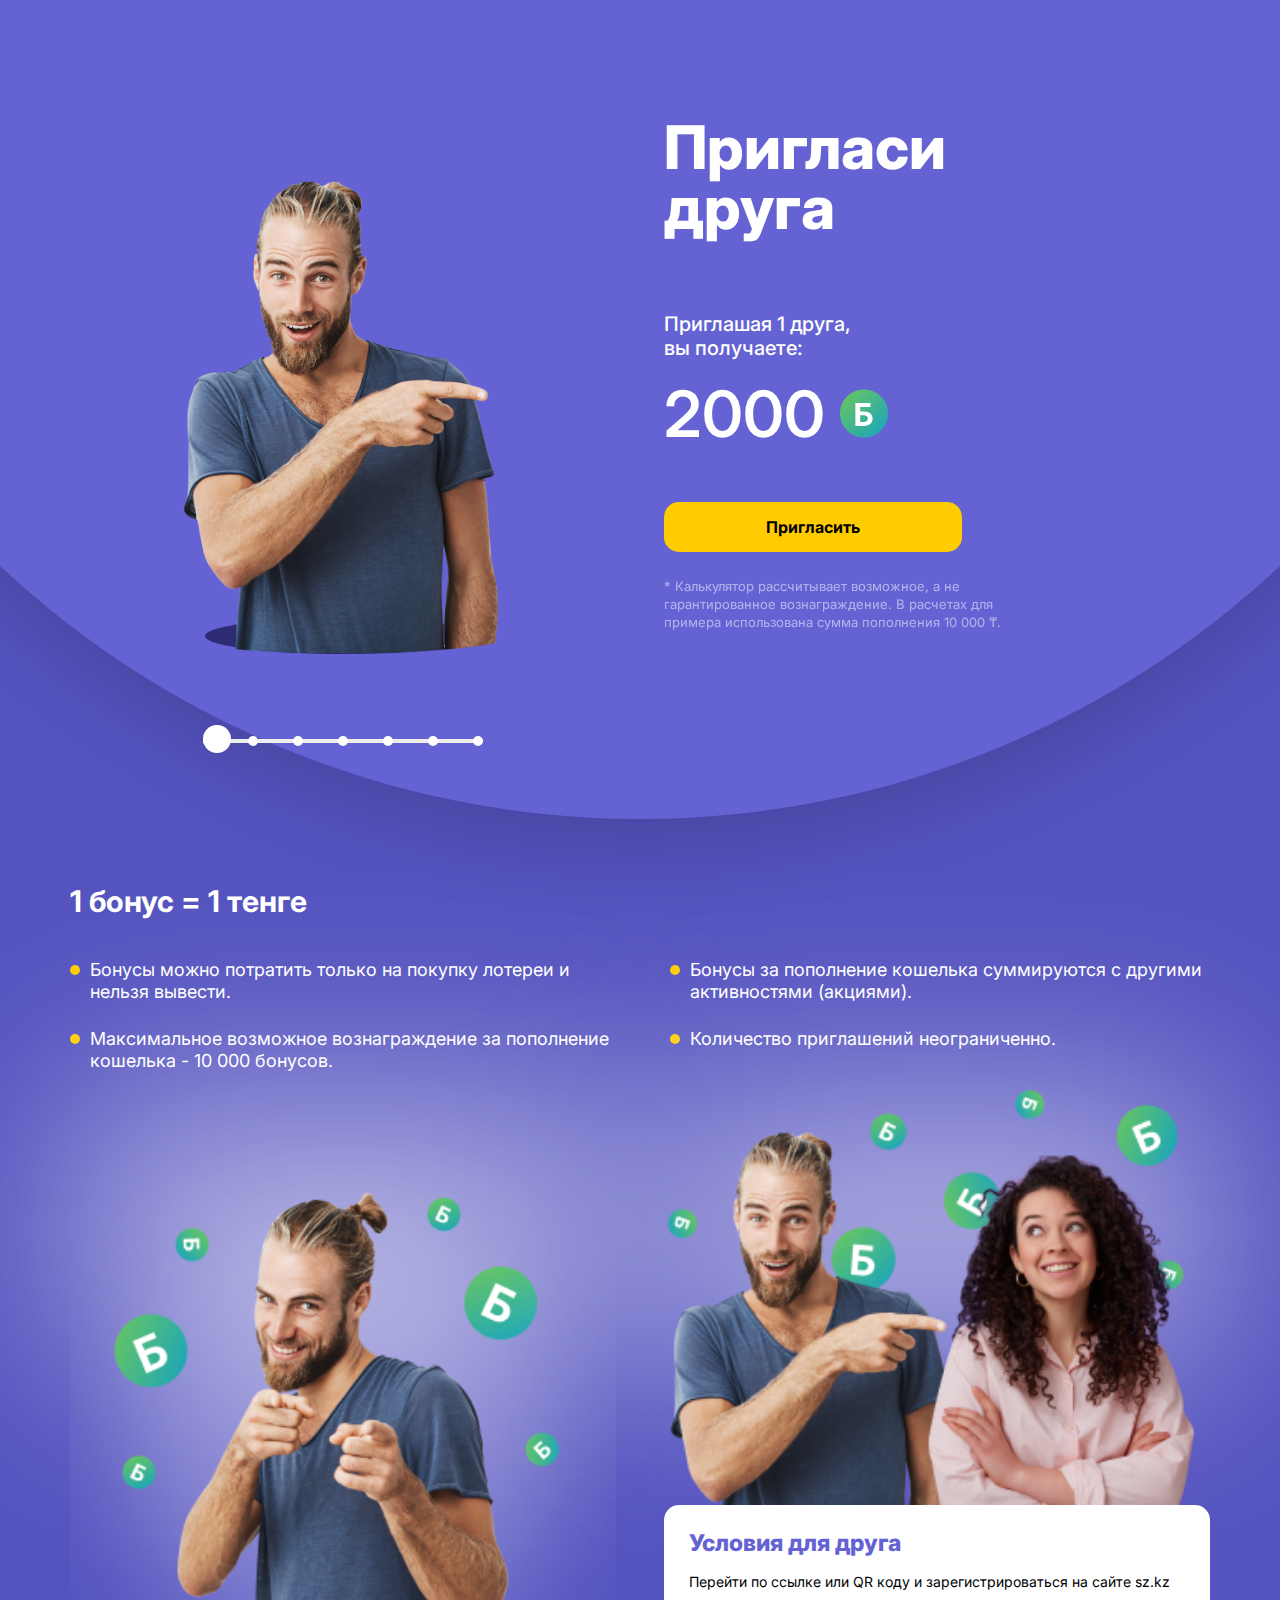
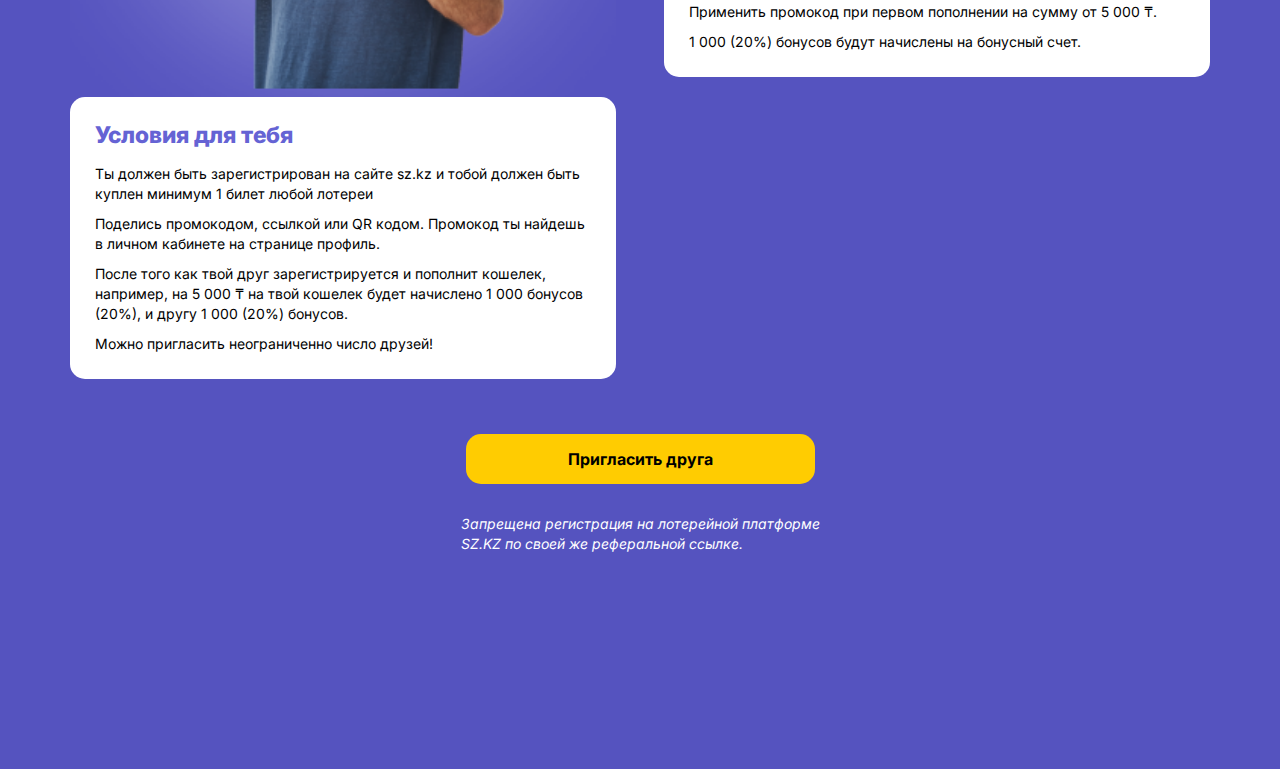
<file: index.html>
<!DOCTYPE html>
<html lang="en">

<head>
    <meta charset="UTF-8">
    <meta http-equiv="X-UA-Compatible" content="IE=edge">
    <meta name="viewport" content="width=device-width, initial-scale=1.0">
    <link rel="stylesheet" href="style/main.css">
    <link rel="stylesheet" href="style/range.css">
    <link rel="stylesheet" href="style/media.css">
    <title>Пригласи друга</title>
</head>

<body>
    <main class="friend">
        <div class="header-content">
            <div class="container">
                <h1>Пригласи друга</h1>
                <div class="dekstop-flex">
                    <div class="header-rangeslider">
                        <div class="header-rangeslider-imgs">
                            <img class="range-img range-img-first" src="img/zzz.png">
                            <img src="img/img-slider2.png" alt="" class="range-img">
                            <img src="img/img-slider7.png" alt="" class="range-img">
                            <img src="img/img-slider3.png" alt="" class="range-img">
                            <img src="img/img-slider4.png" alt="" class="range-img">
                            <img src="img/img-slider5.png" alt="" class="range-img">
                            <img src="img/img-slider6.png" alt="" class="range-img">
                            <img class="range-hole" src="img/rangeHole.svg" alt="">
                            <div class="kostyl-hide-images-idk"></div>
                        </div>
                        <div class="range-slider-interact">
                            <input class="js-range-slider" min="0" max="6" id="slider" name="slider" type="range" value=0>
                            <div class="range-slider-interact--element">
                                <span></span><span></span><span></span><span></span><span></span><span></span><span></span>
                            </div>
                        </div>
                    </div>
                    <div class="header-content-right">
                        <h1>Пригласи<br>
                            друга</h1>
                        <h3>Приглашая <span id="invite-friend-qtty">1 друга</span>,<br>
                            вы получаете:</h3>
          
                        <div class="bonus-calc flex">
                            <span class="bonus-calc--num" id="bonusQuantity">0</span>
                            <img src="img/bonus.svg" alt="">
                        </div>
                        <a href="#" class="btn-invite">
                            Пригласить
                        </a>
                        <div class="header-info">
                            <div class="header-info--muted">
                                * Калькулятор рассчитывает возможное, а не <br>
                                гарантированное вознаграждение. В расчетах для<br>
                                примера использована сумма пополнения 10 000 ₸.
                            </div>
                            <div class="header-info--p">
                                Пригласи друга и подари ему 20% бонусов от первого пополнения кошелька, а также получи 20%
                                бонусов на свой бонусный счет.
                            </div>
                            <div class="header-info--p">
                                Например. <em>
                                    Твой друг зарегистрировался по твоей ссылке и пополнил кошелек на 10 000 ₸. Мы начислим по 2
                                    000 бонусов тебе и твоему другу.
                                </em>
                            </div>
                        </div>
                    </div>
                </div>
                    <div class="dekstop-flex header-info">

                        <div class="header-info--p">
                            Пригласи друга и подари ему 20% бонусов от первого пополнения кошелька, а также получи 20%
                            бонусов на свой бонусный счет.
                        </div>
                        <div class="header-info--p">
                            Например. <em>
                                Твой друг зарегистрировался по твоей ссылке и пополнил кошелек на 10 000 ₸. Мы начислим по 2
                                000 бонусов тебе и твоему другу.
                            </em>
                        </div>
                    </div>
            </div>
        </div>
        <section class="bonus-info">
            <div class="container">
                <div class="bonus-info--content">
                    <h2>1 бонус = 1 тенге</h2>
                    <ul class=" bonus-info--list">
                        <li>Бонусы можно потратить только на покупку лотереи и нельзя вывести.</li>
                        <li>Бонусы за пополнение кошелька суммируются с другими активностями (акциями).</li>
                        <li>Максимальное возможное вознаграждение за пополнение кошелька - 10 000 бонусов.</li>
                        <li>Количество приглашений неограниченно.</li>
                    </ul>
                </div>
                <div class="dekstop-flex">
                                    <div class="bonus-box-wrapper">
                    <img src="img/123.png" alt="">
                    <div class="bonus-box" style="margin-top: -50px">
                        <h3>Условия для тебя</h3>
                        <ul>
                            <li>Ты должен быть зарегистрирован на сайте sz.kz и тобой должен быть куплен минимум 1 билет
                                любой лотереи</li>
                            <li>Поделись промокодом, ссылкой или QR кодом. Промокод ты найдешь в личном кабинете на
                                странице профиль.
                            </li>
                            <li>После того как твой друг зарегистрируется и пополнит кошелек, например, на 5 000 ₸ на
                                твой кошелек будет начислено 1 000 бонусов (20%), и другу 1 000 (20%) бонусов.</li>
                            <li>Можно пригласить неограниченно число друзей!</li>
                        </ul>
                    </div>
                </div>
                <div class="bonus-box-wrapper">
                    <img src="img/1234.png" alt="">
                    <div class="bonus-box">
                        <h3>Условия для друга</h3>
                        <ul>
                            <li>Перейти по ссылке или QR коду и зарегистрироваться на сайте sz.kz</li>
                            <li>Применить промокод при первом пополнении на сумму от 5 000 ₸.
                            </li>
                            <li>1 000 (20%) бонусов будут начислены на бонусный счет.</li>
                        </ul>
                    </div>
                </div>
                </div>
                <a href="#" class="btn-invite">
                    Пригласить друга
                </a>
                <div class="footer-em">
                    Запрещена регистрация на лотерейной платформе<br> SZ.KZ по своей же реферальной ссылке.
                </div>
            </div>
        </section>
    </main>
    <script src="js/test.js"></script>
</body>

</html>
</file>
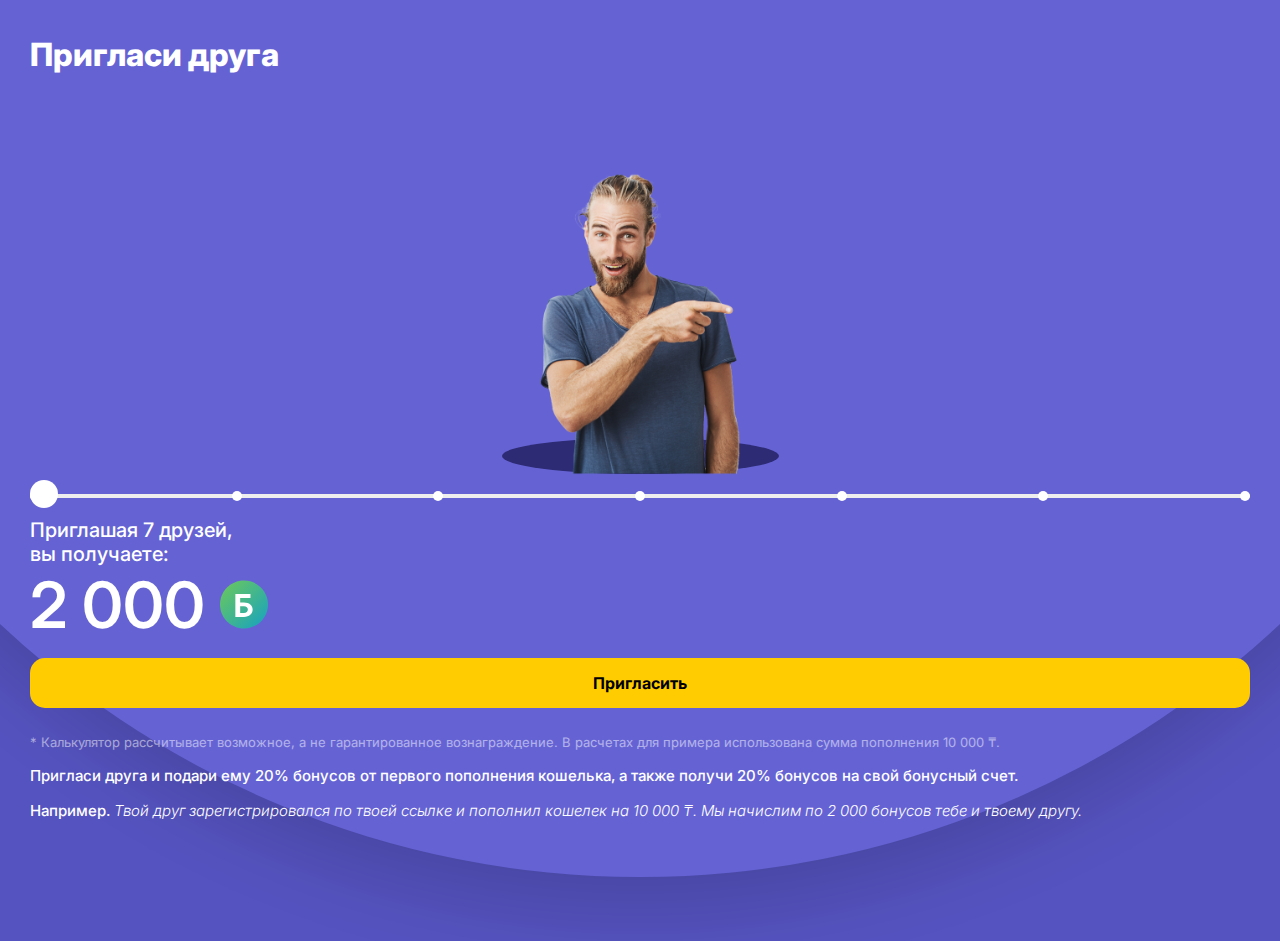
<file: backup.html>
<!DOCTYPE html>
<html lang="en">

<head>
    <meta charset="UTF-8">
    <meta http-equiv="X-UA-Compatible" content="IE=edge">
    <meta name="viewport" content="width=device-width, initial-scale=1.0">
    <link rel="stylesheet" href="style/main.css">
    <link rel="stylesheet" href="style/range.css">
    <title>Пригласи друга</title>
</head>

<body>
    <main class="friend">


        <div class="header-content">
            <div class="container">
                <h1>Пригласи друга</h1>
                <div class="header-rangeslider">
                    <div class="header-rangeslider-imgs">
                        <img class="range-img range-img-first" src="img/z.png">
                        <img src="img/img-slider2.png" alt="" class="range-img">
                        <img src="img/img-slider3.png" alt="" class="range-img">
                        <img src="img/img-slider4.png" alt="" class="range-img">
                        <img src="img/img-slider5.png" alt="" class="range-img">
                        <img src="img/img-slider6.png" alt="" class="range-img">
                        <img src="img/img-slider7.png" alt="" class="range-img">
                        <img class="range-hole" src="img/rangeHole.svg" alt="">

                    </div>
                    <div class="range-slider-interact">
                        <input class="js-range-slider" min="0" max="6" id="slider" name="slider" type="range" value=0>
                        <div class="range-slider-interact--element">
                            <span></span><span></span><span></span><span></span><span></span><span></span><span></span>
                        </div>
                    </div>
                </div>
                <h3>Приглашая 7 друзей,<br>
                    вы получаете:</h3>
                <div class="bonus-calc flex">
                    <span id="bonus-clac--num">2 000</span>
                    <img src="img/bonus.svg" alt="">
                </div>
                <a href="#" class="btn-invite">
                    Пригласить
                </a>
                <div class="header-info">
                    <div class="header-info--muted">
                        * Калькулятор рассчитывает возможное, а не гарантированное вознаграждение. В расчетах для
                        примера использована сумма пополнения 10 000 ₸.
                    </div>
                    <div class="header-info--p">
                        Пригласи друга и подари ему 20% бонусов от первого пополнения кошелька, а также получи 20%
                        бонусов на свой бонусный счет.
                    </div>
                    <div class="header-info--p">
                        Например. <em>
                            Твой друг зарегистрировался по твоей ссылке и пополнил кошелек на 10 000 ₸. Мы начислим по 2
                            000 бонусов тебе и твоему другу.
                        </em>
                    </div>
                </div>
            </div>
        </div>
        <section class="bonus-info"></section>
    </main>
    <script src="js/main.js"></script>
</body>

</html>
</file>
<file: style/main.css>
@import url('https://fonts.googleapis.com/css2?family=Inter:wght@300;400;500;800&display=swap');

* {
    margin: 0;
    padding: 0;
    box-sizing: border-box;
    color: inherit;
    text-decoration: none;
    list-style: none;
}
.flex {
    display: flex;
    align-items: center;
}

.friend {
    overflow: hidden;
    background: #5553BF;
    font-family: 'Inter', sans-serif;
}
.dekstop-flex:nth-child(3) {
    display: none;
}
.container {
    width: 100%;
    margin: 0 auto;
    padding: 0 30px;
    color: #fff;
    
    font-style: normal;
}
.header-content {
    position: relative;
    z-index: 10;
    border-radius: 0px 0px 177px 179px;
    padding-bottom: 56px;
}
.header-content:before {
    content:'';
    position: absolute;
width: 1872px;
height: 1872px;
bottom: 0;
background: #6563D4;
border-radius: 50%;
right: 50%;
transform: translateX(50%);
box-shadow: 0px 32px 72px rgba(0, 0, 0, 0.15);
}
.bonus-info{
    background: #5553BF;
}
.header-content h1 {
    margin-top: 35px;
    font-size: 32px;
    font-weight: 800;
    font-size: 32px;
    line-height: 39px;
}
.header-content .container {
    position: relative;
}

.header-rangeslider-imgs {
    height: 400px;
    display: flex;
    justify-content: center;
    align-items: center;
    position: relative;
}

.range-img {
    transform-origin: bottom;
    bottom: 0;
    position: absolute;
    visibility: hidden;
    transition: 500ms;
    transform: scale(0);
    z-index: 2;
}

.range-img:nth-child(2).active {
    margin-left: 115px;
    z-index: 10;

}
.range-img:nth-child(4) {
    z-index: 9;
}
.range-img:nth-child(1).active {
    margin-right: 115px;
}
.range-img:nth-child(3).active {
    margin-bottom: 90px;
    z-index: 9;
}
.range-img:nth-child(4).active {
    margin-bottom: 91px;
    margin-left: 160px;
    z-index: 9;
}
.range-img:nth-child(5) {
    z-index: 9;
}
.range-img:nth-child(5).active {
    margin-bottom: 115px;
    margin-right: 160px;
    /* z-index: 9; */
}
.range-img:nth-child(6).active {
    margin-bottom: 220px;
    margin-right: 100px;
    z-index: 4;
}
.range-img:nth-child(7).active {
    margin-bottom: 220px;
    margin-left: 100px;
    z-index: 5;
}

.range-img:nth-child(3).active {
    transform: translateX(-100%) scale(1);
}
.active {
    opacity: 1;
    visibility: visible;
}
.range-hole {
    position: absolute;
    bottom: 0;
    z-index: 1;
}
.range-img-first {
    z-index: 11;
    opacity: 1;
    visibility: visible;
    transform-origin:  bottom center;
    transform:  scale(1.3);
    width: 154px;

}
.header-content h3 {
    font-style: normal;
    font-weight: 500;
    font-size: 20px;
    line-height: 24px;
}

.bonus-calc span {
    font-style: normal;
    font-weight: 600;
    font-size: 64px;
    margin-right: 15px;
    line-height: 77px;
} 
.bonus-calc {
    margin-bottom: 15px;
}
#slider {
    margin: 20px 0;
}
.btn-invite {
    padding: 15px 0px;
    background: #FFCC01;
    font-weight: 700;
font-size: 16px;
line-height: 20px;
color: #000000;
display: block;
text-align: center;
border-radius: 15px;
}
.bonus-info .btn-invite {
    margin-top: 50px;
}
.header-info {
    display: flex;
    flex-flow: column;
    row-gap: 15px;
    margin-top: 25px;
}
.header-info--muted {
    font-weight: 400;
font-size: 13px;
line-height: 18px;

color: #FFFFFF;

opacity: 0.5;
}

.header-info--p {
    font-weight: 500;
font-size: 15px;
line-height: 20px;
}
.header-info--p em {
    font-weight: 300;
}
.range-slider-interact {
    position: relative;
}
.range-slider-interact--element {
    position: absolute;
    width: 100%;
    height: 100%;
    display: flex;
    justify-content: space-between;
    align-items: center;
    top: 0;
    pointer-events: none;

}
.range-slider-interact--element span {
    width: 10px;
height: 10px;
border-radius: 50%;
background: white;
display: block;
}
.bonus-info--list {
    margin-top: 24px;
    display: flex;
    row-gap: 15px;
    font-weight: 400;
font-size: 15px;
line-height: 22px;
    flex-flow: column;
    position: relative;
}
.bonus-info--list li {
    padding-left: 20px;
    position: relative;
}
.bonus-info--list li:before {
    position: absolute;
    width: 10px;
    content:'';
    top: 6px;
    left: 0;
height: 10px;
background: #FECC00;
border-radius: 50%;
}
.bonus-info{
    padding-top: 64px;
}
.bonus-box img {
    width: 100%;
}
.bonus-box {
    position: relative;
    margin: 20px -15px;
    border-radius: 15px;
    display: flex;
    flex-flow: column;
    row-gap: 10px;
    padding: 25px;
    background: white;
}
.bonus-box ul {
    display: flex;
    flex-flow: wrap;
    row-gap: 10px;
}
.bonus-box h3 {
    margin-bottom: 5px;
    font-weight: 800;
font-size: 23px;
line-height: 27px;
color: #6563D4;
}
.bonus-box li {
    color:black; 
    font-weight: 400;
    font-size: 14px;
    line-height: 20px;
}

.bonus-box-wrapper img {
    width: 100%;
    transform: translateY(73px);
}
.bonus-box-wrapper {
    margin-top: -59px;
    position: relative;
}
.bonus-box-wrapper:before {
    content:'';
    position: absolute;
width: 100%;
height: 281px;
top: 75px;
background: #FFFFFF;
opacity: 0.5;
filter: blur(100px);
}
.footer-em {
    font-style: italic;
    font-weight: 400;
font-size: 14px;
line-height: 20px;
margin-top: 48px;
    padding-bottom: 50px;
}
.header-content-right h1:nth-child(1) {
    display: none;
    font-weight: 800;
font-size: 60px;
line-height: 60px;
margin-bottom: 75px;
}
.header-info--muted br,
.footer-em br {
    display: none;
}
</file>
<file: style/range.css>
input[type="range"] {
    -webkit-appearance: none;
    background: transparent;
    width: 100%;
    outline: none;
  }
  input[type="range"]:focus,
  input[type="range"]:active,
  input[type="range"]::-moz-focus-inner,
  input[type="range"]::-moz-focus-outer {
    border: 0;
    outline: none;
  }

  /* input[type="range"]::-moz-range-thumb:active {
    background-position: 100% 0px;
    transform: scale(2) rotateZ(var(--thumb-rotate, 10deg));
  } */
  input[type="range"]::-moz-range-track {
    width: 100%;
    height: 20px;
    background: #eee;
    border-radius: 10px;
    box-shadow: 2px 2px 4px rgba(0,0,0,0.4);
    cursor: pointer;
  }
  input[type="range"]::-moz-range-progress {
    height: 20px;
    background: #4685d7;
    border-radius: 10px;
    cursor: pointer;
  }
  input[type="range"]::-webkit-slider-thumb {
    border: none;
    height: 28px;
    width: 28px;
    margin-top: -14px;
    background-color: transparent;
      background: white;
    /* background-image: url("../img/Naruto_newshot.webp"); */
    background-position: 0 0;
    background-size: cover;
    /* transform: scale(1.9) rotateZ(var(--thumb-rotate, 10deg)); */
    cursor: pointer;
    -webkit-appearance: none;
    border-radius: 50%;
  }
  input[type="range"]::-moz-range-thumb {
    border: none;
    height: 28px;
    width: 28px;
    margin-top: -14px;
    background: white;
    background-color: transparent;
    /* background-image: url("https://storage.googleapis.com/pw-stuff/thumbs-sprite.png"); */
    background-position: 0 0;
    background-size: cover;
    /* transform: scale(1.9) rotateZ(var(--thumb-rotate, 10deg)); */
    cursor: pointer;
  }
  /* input[type="range"]::-webkit-slider-thumb:active {
    background-position: 100% 0px;
    transform: scale(2) rotateZ(var(--thumb-rotate, 10deg));
  } */
  input[type="range"]::-webkit-slider-runnable-track {
    width: 100%;
    height: 4px;
    background: #eee;
    border-radius: 10px;
    cursor: pointer;
    -webkit-appearance: none;
  }
</file>
<file: style/media.css>
@media screen and (min-width: 900px) {
    .header-content h1:nth-child(1) {
        display: none;
    }

    .dekstop-flex {
        display: grid;
        grid-template-columns: 1fr 1fr;
        column-gap: 48px;
    }

    .container {
        max-width: 1140px;
        padding: unset;
    }

    .header-content {
        border-radius: unset;
        padding-top: 82px;
    }

    .header-content-right h1:nth-child(1),
    .footer-em br {
        display: block;
    }

    .footer-em {
        display: table;
        margin: 0 auto;
    }

    .bonus-calc {
        margin-bottom: 50px;
        margin-top: 15px;
    }

    .btn-invite {
        width: unset;
        display: inline-block;
        padding: 15px 102px;
    }

    .header-info--muted br {
        display: block;
    }

    .header-info .header-info--p {
        /* display: none; */
    }
.dekstop-flex:nth-child(2) .header-info .header-info--p {
    display: none;
}
.header-info--p {
    font-size: 21px;
line-height: 25px;
}
.dekstop-flex:nth-child(3) {
    margin-top: 80px;
    column-gap: 50px;
}
.dekstop-flex:nth-child(3) .header-info--p:nth-child(1),
.dekstop-flex:nth-child(3) .header-info--p:nth-child(2) {
    max-width: 445px;
}

    .range-slider-interact {
        width: 280px;
        margin: 0 auto;
    }

    .header-rangeslider-imgs {
        height: 572px;
        margin-bottom: 65px;
    }

    .range-img-first {
        transform: scale(1);
    }

    .range-img-first,
    .range-img {
        width: 372px;

    }

    .bonus-info--list {
        display: grid;
        grid-template-columns: 1fr 1fr;
        row-gap: 25px;
        column-gap: 60px;
        font-size: 18px;
        margin-top: 40px;
    }

    .bonus-info--content h2 {
        font-size: 30px;
    }

    .bonus-box {
        margin: unset;
    }

    .bonus-info .btn-invite {
        margin: 55px auto 30px;
        display: table;
    }
    .friend {
        padding-bottom: 165px;
    }
}
</file>
